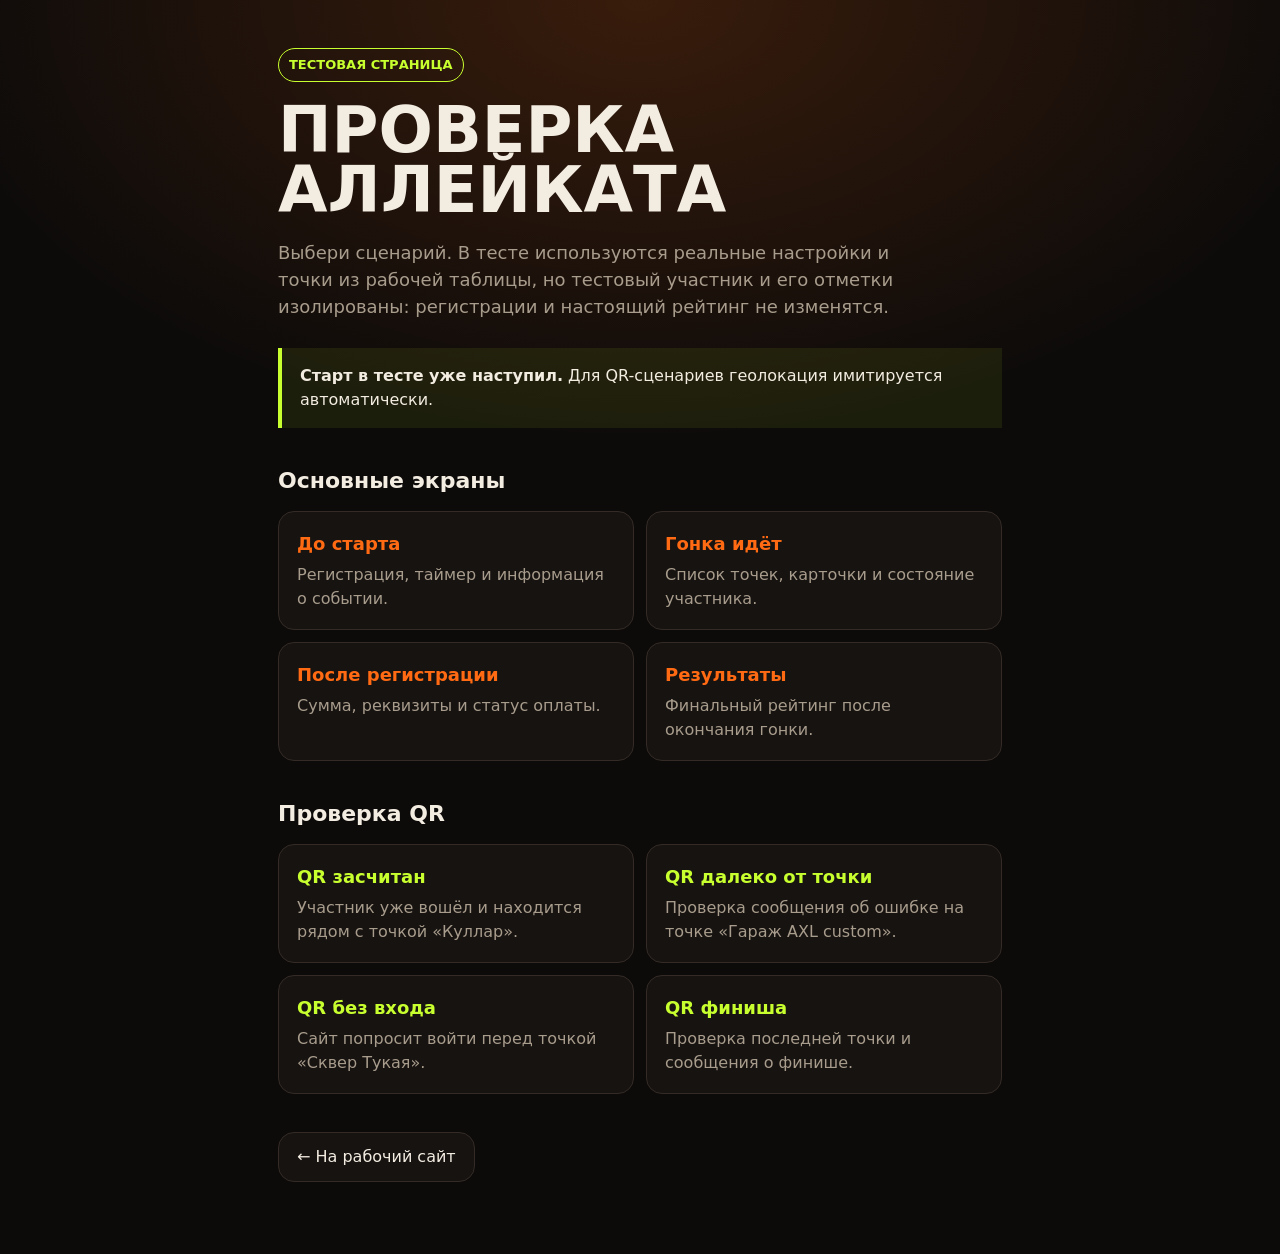
<file: test.html>
<!doctype html>
<html lang="ru">
<head>
  <meta charset="utf-8">
  <meta name="viewport" content="width=device-width, initial-scale=1">
  <title>Тест аллейката · FGK CloseSeason 26</title>
  <meta name="robots" content="noindex,nofollow">
  <style>
    :root { color-scheme: dark; --bg:#0d0b0a; --card:#171311; --ink:#f3ece1; --muted:#a89c8c; --line:#342b26; --orange:#ff6a13; --acid:#c8ff2e; }
    * { box-sizing:border-box; }
    body { margin:0; background:radial-gradient(80% 50% at 50% 0,rgba(255,106,19,.18),transparent 70%),var(--bg); color:var(--ink); font:16px/1.5 system-ui,sans-serif; }
    main { width:min(760px,100%); margin:auto; padding:48px 18px 72px; }
    .badge { display:inline-block; padding:6px 10px; border:1px solid var(--acid); border-radius:999px; color:var(--acid); font-weight:700; font-size:13px; }
    h1 { margin:18px 0 10px; font-size:clamp(34px,8vw,64px); line-height:.95; text-transform:uppercase; }
    .lead { color:var(--muted); font-size:18px; max-width:620px; }
    .notice { margin:28px 0; padding:16px 18px; border-left:4px solid var(--acid); background:rgba(200,255,46,.08); }
    section { margin-top:36px; }
    h2 { margin:0 0 14px; font-size:22px; }
    .grid { display:grid; grid-template-columns:repeat(2,minmax(0,1fr)); gap:12px; }
    a { min-height:116px; padding:18px; border:1px solid var(--line); border-radius:16px; background:var(--card); color:var(--ink); text-decoration:none; transition:.15s ease; }
    a:hover { border-color:var(--orange); transform:translateY(-2px); }
    a strong { display:block; margin-bottom:6px; color:var(--orange); font-size:18px; }
    a span { color:var(--muted); }
    .qr strong { color:var(--acid); }
    .back { display:inline-block; min-height:0; margin-top:38px; padding:12px 18px; }
    @media (max-width:620px) { main{padding-top:30px}.grid{grid-template-columns:1fr}a{min-height:96px} }
  </style>
</head>
<body>
  <main>
    <span class="badge">ТЕСТОВАЯ СТРАНИЦА</span>
    <h1>Проверка аллейката</h1>
    <p class="lead">Выбери сценарий. В тесте используются реальные настройки и точки из рабочей таблицы, но тестовый участник и его отметки изолированы: регистрации и настоящий рейтинг не изменятся.</p>
    <div class="notice"><b>Старт в тесте уже наступил.</b> Для QR-сценариев геолокация имитируется автоматически.</div>

    <section>
      <h2>Основные экраны</h2>
      <div class="grid">
        <a href="index.html?demo=reg"><strong>До старта</strong><span>Регистрация, таймер и информация о событии.</span></a>
        <a href="index.html?demo=racer"><strong>Гонка идёт</strong><span>Список точек, карточки и состояние участника.</span></a>
        <a href="index.html?demo=pay"><strong>После регистрации</strong><span>Сумма, реквизиты и статус оплаты.</span></a>
        <a href="index.html?demo=results"><strong>Результаты</strong><span>Финальный рейтинг после окончания гонки.</span></a>
      </div>
    </section>

    <section>
      <h2>Проверка QR</h2>
      <div class="grid">
        <a class="qr" href="index.html?demo=racer&amp;cp=p1&amp;k=demo"><strong>QR засчитан</strong><span>Участник уже вошёл и находится рядом с точкой «Куллар».</span></a>
        <a class="qr" href="index.html?demo=racer&amp;cp=p5&amp;k=demo&amp;far=1"><strong>QR далеко от точки</strong><span>Проверка сообщения об ошибке на точке «Гараж AXL custom».</span></a>
        <a class="qr" href="index.html?demo=guest&amp;cp=p2&amp;k=demo"><strong>QR без входа</strong><span>Сайт попросит войти перед точкой «Сквер Тукая».</span></a>
        <a class="qr" href="index.html?demo=racer&amp;cp=fin&amp;k=demo"><strong>QR финиша</strong><span>Проверка последней точки и сообщения о финише.</span></a>
      </div>
    </section>

    <a class="back" href="index.html">← На рабочий сайт</a>
  </main>
</body>
</html>
</file>
